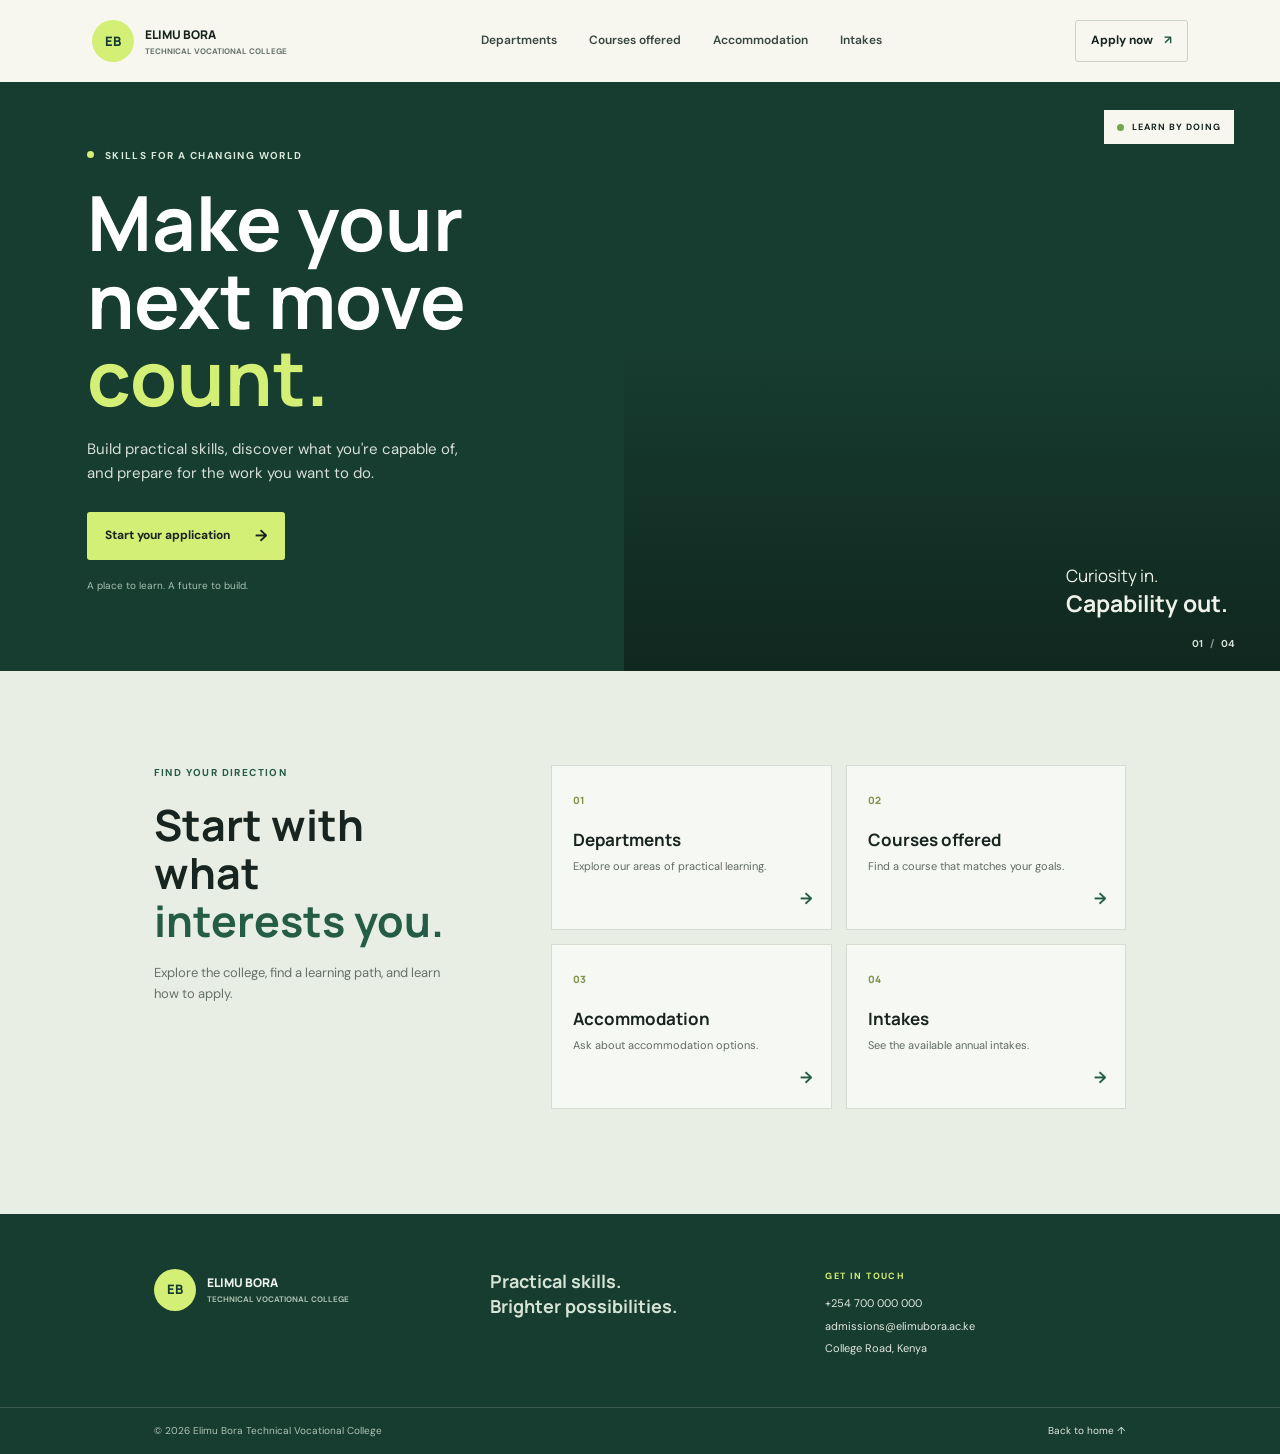
<file: INDEX.HTML>
<!DOCTYPE html>
<html lang="en">
<head>
    <meta charset="UTF-8">
    <meta name="viewport" content="width=device-width, initial-scale=1.0">
    <meta name="description" content="Train for a practical, rewarding career at Elimu Bora Technical Vocational College.">
    <title>Elimu Bora Technical Vocational College | Learn by doing</title>
    <link rel="preconnect" href="https://fonts.googleapis.com">
    <link rel="preconnect" href="https://fonts.gstatic.com" crossorigin>
    <link href="https://fonts.googleapis.com/css2?family=DM+Sans:wght@400;500;600;700&family=Manrope:wght@500;600;700;800&display=swap" rel="stylesheet">
    <link rel="stylesheet" href="styles.css">
</head>
<body>
    <!--header tag containing all the page links-->
    <header class="site-header">
        <a class="brand" href="INDEX.HTML" aria-label="Elimu Bora College home">
            <span class="brand-mark" aria-hidden="true">EB</span>
            <span class="brand-name">ELIMU BORA<span>TECHNICAL VOCATIONAL COLLEGE</span></span>
        </a>
        <nav class="main-nav" aria-label="Main navigation">
            <a href="departments.html">Departments</a>
            <a href="courses.html">Courses offered</a>
            <a href="accommodation.html">Accommodation</a>
            <a href="intakes.html">Intakes</a>
        </nav>
        <a class="header-cta" href="apply.html">Apply now <span aria-hidden="true">↗</span></a>
    </header>

    <main id="home">
        <!--Section tag to divide elements-->
        <section class="hero">
            <div class="hero-copy">
                <p class="eyebrow"><span></span> SKILLS FOR A CHANGING WORLD</p>
                <h1>Make your<br>next move <em>count.</em></h1>
                <p class="hero-intro">Build practical skills, discover what you're capable of, and prepare for the work you want to do.</p>
                <a class="button button-light" href="apply.html">Start your application <span aria-hidden="true">→</span></a>
                <p class="hero-note">A place to learn. A future to build.</p>
            </div>
            <div class="hero-image" role="img" aria-label="Technical students learning together in a workshop">
                <div class="image-label"><span class="label-dot"></span> LEARN BY DOING</div>
                <div class="image-caption">Curiosity in.<br><strong>Capability out.</strong></div>
            </div>
            <div class="hero-index" aria-hidden="true">01 <span>/</span> 04</div>
        </section>

        <section class="home-links">
            <div class="info-heading">
                <p class="eyebrow eyebrow-dark">FIND YOUR DIRECTION</p>
                <h2>Start with what<br><em>interests you.</em></h2>
                <p>Explore the college, find a learning path, and learn how to apply.</p>
            </div>
            <div class="home-link-grid">
                <a class="home-link-card" href="departments.html"><span>01</span><h3>Departments</h3><p>Explore our areas of practical learning.</p><b aria-hidden="true">→</b></a>
                <a class="home-link-card" href="courses.html"><span>02</span><h3>Courses offered</h3><p>Find a course that matches your goals.</p><b aria-hidden="true">→</b></a>
                <a class="home-link-card" href="accommodation.html"><span>03</span><h3>Accommodation</h3><p>Ask about accommodation options.</p><b aria-hidden="true">→</b></a>
                <a class="home-link-card" href="intakes.html"><span>04</span><h3>Intakes</h3><p>See the available annual intakes.</p><b aria-hidden="true">→</b></a>
            </div>
        </section>
    </main>

    <footer class="site-footer">
        <div class="footer-main">
            <a class="brand footer-brand" href="INDEX.HTML">
                <span class="brand-mark" aria-hidden="true">EB</span>
                <span class="brand-name">ELIMU BORA<span>TECHNICAL VOCATIONAL COLLEGE</span></span>
            </a>
            <p class="footer-motto">Practical skills.<br>Brighter possibilities.</p>
            <div class="footer-contact"><p class="eyebrow">GET IN TOUCH</p><a href="tel:+254700000000">+254 700 000 000</a><a href="mailto:admissions@elimubora.ac.ke">admissions@elimubora.ac.ke</a><p>College Road, Kenya</p></div>
        </div>
        <div class="footer-bottom"><span>© 2026 Elimu Bora Technical Vocational College</span><a href="INDEX.HTML">Back to home ↑</a></div>
    </footer>
</body>
</html>
</file>
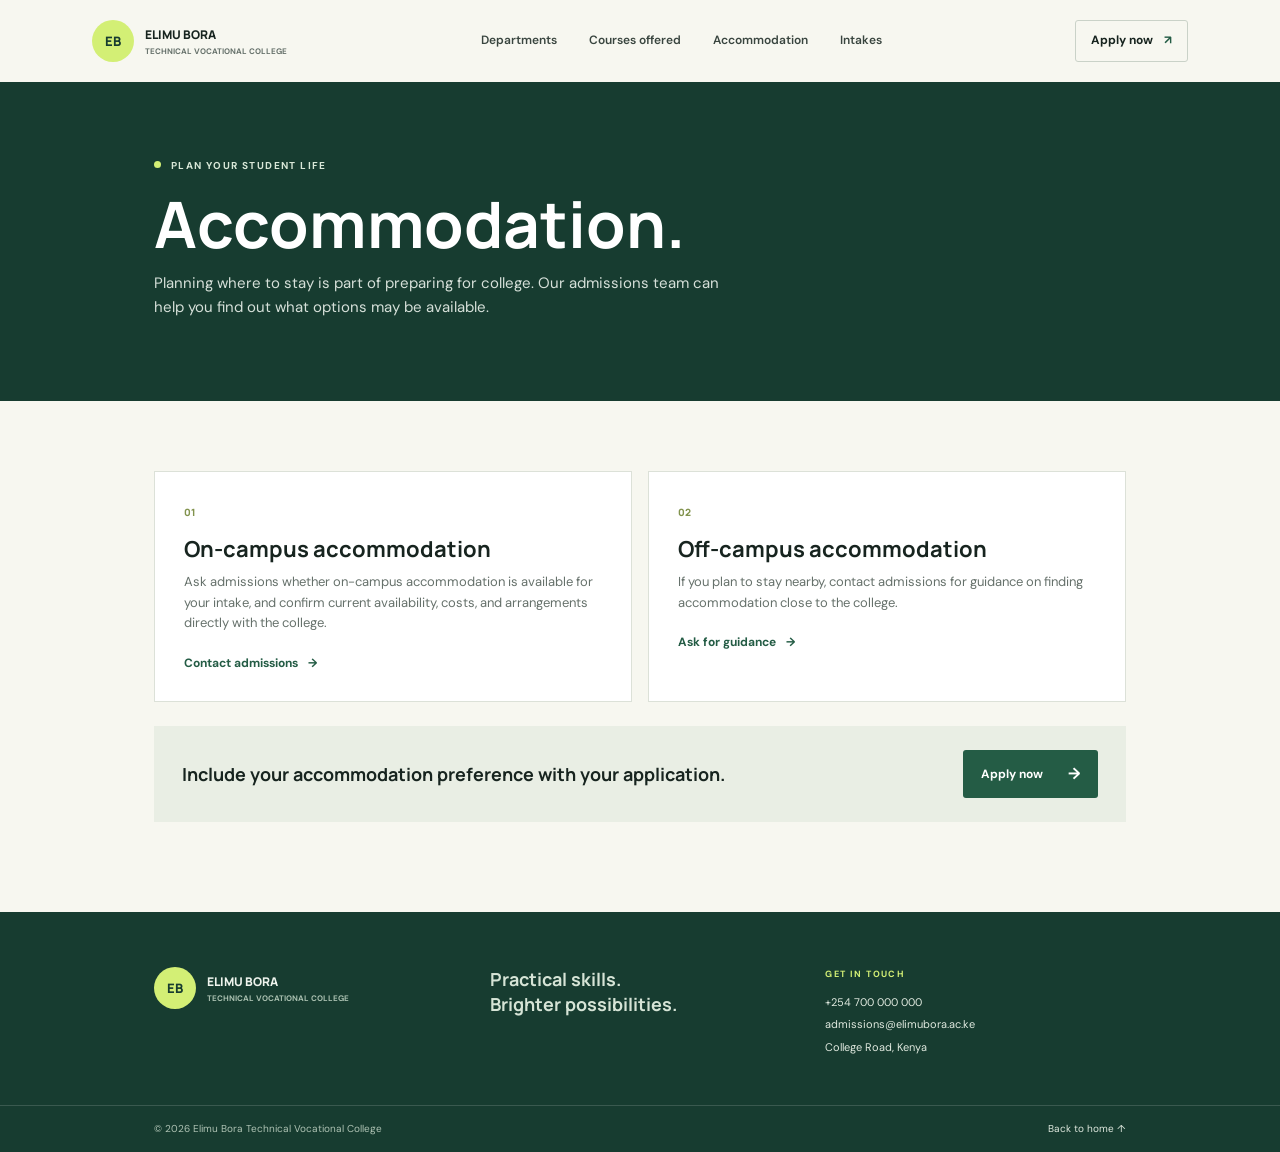
<file: accommodation.html>
<!DOCTYPE html>
<html lang="en">
<head>
    <meta charset="UTF-8">
    <meta name="viewport" content="width=device-width, initial-scale=1.0">
    <meta name="description" content="Find out about accommodation options for students at Elimu Bora Technical Vocational College.">
    <title>Accommodation | Elimu Bora Technical Vocational College</title>
    <link rel="preconnect" href="https://fonts.googleapis.com">
    <link rel="preconnect" href="https://fonts.gstatic.com" crossorigin>
    <link href="https://fonts.googleapis.com/css2?family=DM+Sans:wght@400;500;600;700&family=Manrope:wght@500;600;700;800&display=swap" rel="stylesheet">
    <link rel="stylesheet" href="styles.css">
</head>
<body>
    <header class="site-header">
        <a class="brand" href="INDEX.HTML" aria-label="Elimu Bora College home"><span class="brand-mark" aria-hidden="true">EB</span><span class="brand-name">ELIMU BORA<span>TECHNICAL VOCATIONAL COLLEGE</span></span></a>
        <nav class="main-nav" aria-label="Main navigation">
            <a href="departments.html">Departments</a><a href="courses.html">Courses offered</a><a href="accommodation.html" aria-current="page">Accommodation</a><a href="intakes.html">Intakes</a>
        </nav>
        <a class="header-cta" href="apply.html">Apply now <span aria-hidden="true">↗</span></a>
    </header>
    <main>
        <section class="page-heading"><p class="eyebrow"><span></span> PLAN YOUR STUDENT LIFE</p><h1>Accommodation.</h1><p>Planning where to stay is part of preparing for college. Our admissions team can help you find out what options may be available.</p></section>
        <section class="page-content accommodation-content">
            <article class="content-card accommodation-card"><span class="row-number">01</span><h2>On-campus accommodation</h2><p>Ask admissions whether on-campus accommodation is available for your intake, and confirm current availability, costs, and arrangements directly with the college.</p><a href="mailto:admissions@elimubora.ac.ke">Contact admissions <span aria-hidden="true">→</span></a></article>
            <article class="content-card accommodation-card"><span class="row-number">02</span><h2>Off-campus accommodation</h2><p>If you plan to stay nearby, contact admissions for guidance on finding accommodation close to the college.</p><a href="mailto:admissions@elimubora.ac.ke">Ask for guidance <span aria-hidden="true">→</span></a></article>
            <div class="page-callout"><p>Include your accommodation preference with your application.</p><a class="button button-submit" href="apply.html">Apply now <span aria-hidden="true">→</span></a></div>
        </section>
    </main>
    <footer class="site-footer"><div class="footer-main"><a class="brand footer-brand" href="INDEX.HTML"><span class="brand-mark" aria-hidden="true">EB</span><span class="brand-name">ELIMU BORA<span>TECHNICAL VOCATIONAL COLLEGE</span></span></a><p class="footer-motto">Practical skills.<br>Brighter possibilities.</p><div class="footer-contact"><p class="eyebrow">GET IN TOUCH</p><a href="tel:+254700000000">+254 700 000 000</a><a href="mailto:admissions@elimubora.ac.ke">admissions@elimubora.ac.ke</a><p>College Road, Kenya</p></div></div><div class="footer-bottom"><span>© 2026 Elimu Bora Technical Vocational College</span><a href="INDEX.HTML">Back to home ↑</a></div></footer>
</body>
</html>
</file>
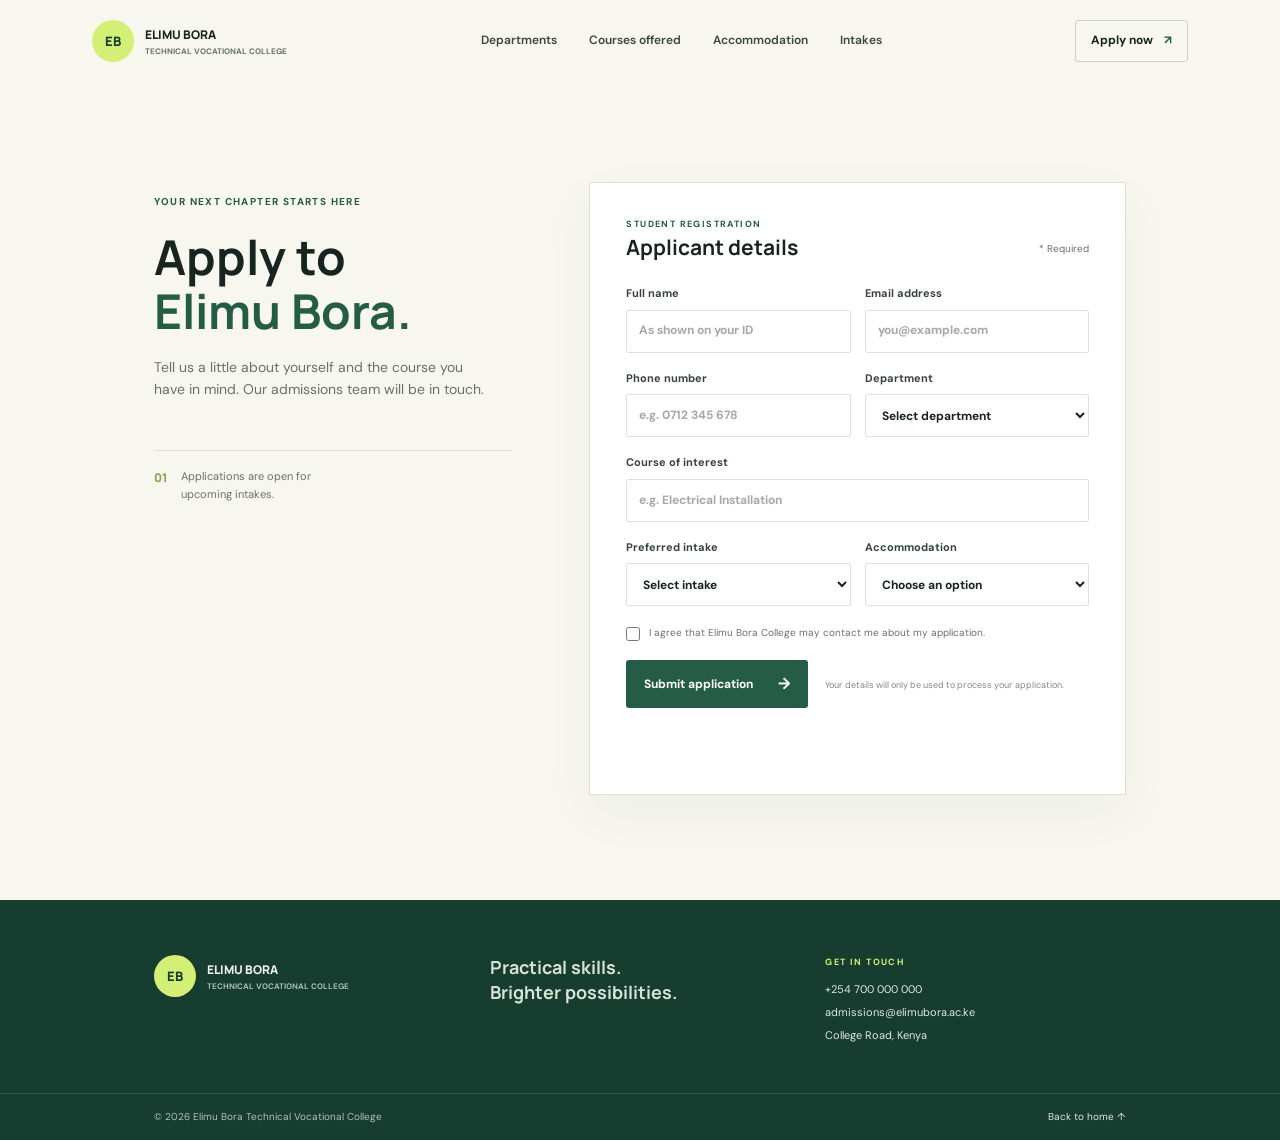
<file: apply.html>
<!DOCTYPE html>
<html lang="en">
<head>
    <meta charset="UTF-8">
    <meta name="viewport" content="width=device-width, initial-scale=1.0">
    <meta name="description" content="Apply to Elimu Bora Technical Vocational College.">
    <title>Apply | Elimu Bora Technical Vocational College</title>
    <link rel="preconnect" href="https://fonts.googleapis.com">
    <link rel="preconnect" href="https://fonts.gstatic.com" crossorigin>
    <link href="https://fonts.googleapis.com/css2?family=DM+Sans:wght@400;500;600;700&family=Manrope:wght@500;600;700;800&display=swap" rel="stylesheet">
    <link rel="stylesheet" href="styles.css">
</head>
<body>
    <header class="site-header">
        <a class="brand" href="INDEX.HTML" aria-label="Elimu Bora College home"><span class="brand-mark" aria-hidden="true">EB</span><span class="brand-name">ELIMU BORA<span>TECHNICAL VOCATIONAL COLLEGE</span></span></a>
        <nav class="main-nav" aria-label="Main navigation">
            <a href="departments.html">Departments</a><a href="courses.html">Courses offered</a><a href="accommodation.html">Accommodation</a><a href="intakes.html">Intakes</a>
        </nav>
        <a class="header-cta" href="apply.html" aria-current="page">Apply now <span aria-hidden="true">↗</span></a>
    </header>
    <main>
        <section class="application-section application-page">
            <div class="section-intro">
                <p class="eyebrow eyebrow-dark">YOUR NEXT CHAPTER STARTS HERE</p>
                <h1>Apply to<br><em>Elimu Bora.</em></h1>
                <p>Tell us a little about yourself and the course you have in mind. Our admissions team will be in touch.</p>
                <div class="application-aside"><span>01</span><p>Applications are open for upcoming intakes.</p></div>
            </div>
            <form class="registration-form" action="http://localhost/Institution%20website/register.php" method="post">
                <div class="form-heading">
                    <div><p class="eyebrow eyebrow-dark">STUDENT REGISTRATION</p><h2>Applicant details</h2></div>
                    <span class="required-note">* Required</span>
                </div>
                <div class="form-grid">
                    <label>Full name <span>*</span><input type="text" name="full_name" autocomplete="name" placeholder="As shown on your ID" maxlength="120" required></label>
                    <label>Email address <span>*</span><input type="email" name="email" autocomplete="email" placeholder="you@example.com" maxlength="190" required></label>
                    <label>Phone number <span>*</span><input type="tel" name="phone" autocomplete="tel" placeholder="e.g. 0712 345 678" maxlength="30" required></label>
                    <label>Department <span>*</span>
                        <select name="department" required>
                            <option value="" disabled selected>Select department</option>
                            <option>Engineering &amp; Technology</option>
                            <option>Business &amp; Entrepreneurship</option>
                            <option>Hospitality &amp; Tourism</option>
                            <option>Building &amp; Construction</option>
                        </select>
                    </label>
                    <label class="field-wide">Course of interest <span>*</span><input type="text" name="course" placeholder="e.g. Electrical Installation" maxlength="150" required></label>
                    <label>Preferred intake <span>*</span>
                        <select name="intake" required>
                            <option value="" disabled selected>Select intake</option>
                            <option>January</option>
                            <option>May</option>
                            <option>September</option>
                        </select>
                    </label>
                    <label>Accommodation <span>*</span>
                        <select name="accommodation" required>
                            <option value="" disabled selected>Choose an option</option>
                            <option>On-campus accommodation</option>
                            <option>Off-campus accommodation</option>
                            <option>Not required</option>
                        </select>
                    </label>
                </div>
                <label class="consent"><input type="checkbox" name="contact_consent" value="1" required><span>I agree that Elimu Bora College may contact me about my application.</span></label>
                <button class="button button-submit" type="submit">Submit application <span aria-hidden="true">→</span></button>
                <p class="privacy-note">Your details will only be used to process your application.</p>
            </form>
        </section>
    </main>
    <footer class="site-footer"><div class="footer-main"><a class="brand footer-brand" href="INDEX.HTML"><span class="brand-mark" aria-hidden="true">EB</span><span class="brand-name">ELIMU BORA<span>TECHNICAL VOCATIONAL COLLEGE</span></span></a><p class="footer-motto">Practical skills.<br>Brighter possibilities.</p><div class="footer-contact"><p class="eyebrow">GET IN TOUCH</p><a href="tel:+254700000000">+254 700 000 000</a><a href="mailto:admissions@elimubora.ac.ke">admissions@elimubora.ac.ke</a><p>College Road, Kenya</p></div></div><div class="footer-bottom"><span>© 2026 Elimu Bora Technical Vocational College</span><a href="INDEX.HTML">Back to home ↑</a></div></footer>
</body>
</html>
</file>
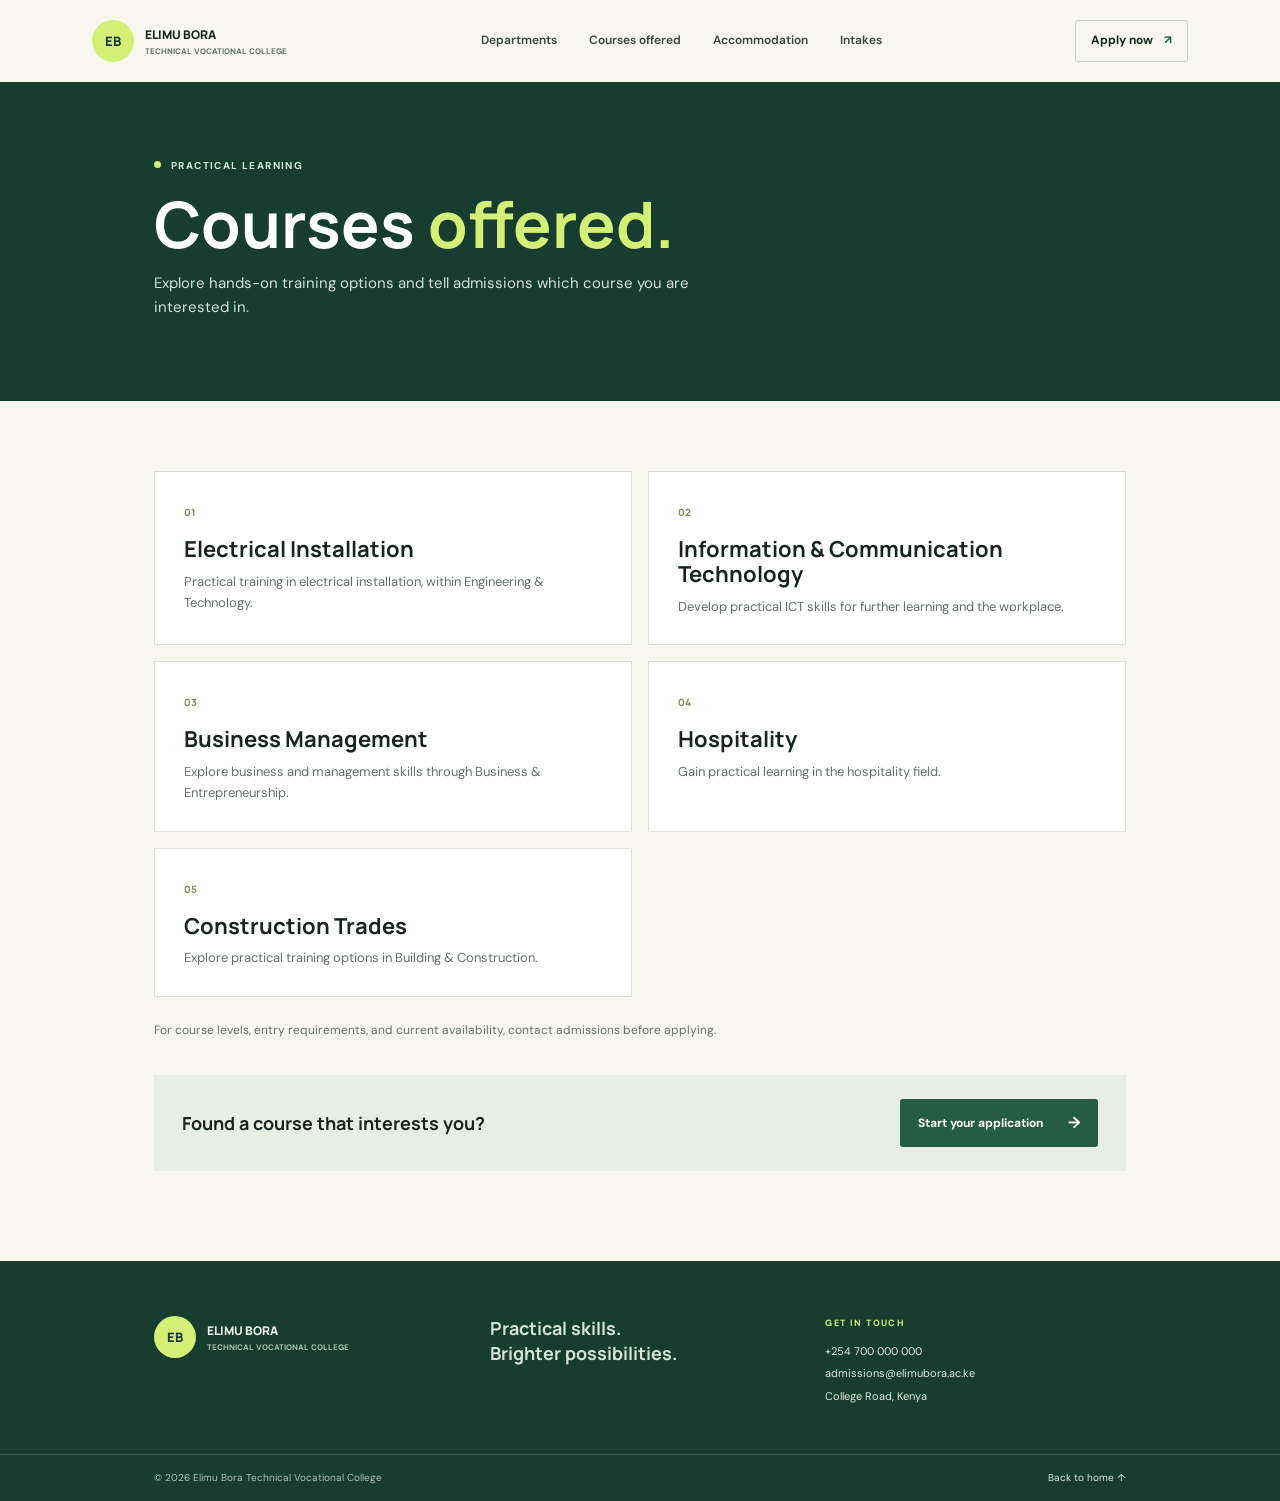
<file: courses.html>
<!DOCTYPE html>
<html lang="en">
<head>
    <meta charset="UTF-8">
    <meta name="viewport" content="width=device-width, initial-scale=1.0">
    <meta name="description" content="Discover courses offered at Elimu Bora Technical Vocational College.">
    <title>Courses offered | Elimu Bora Technical Vocational College</title>
    <link rel="preconnect" href="https://fonts.googleapis.com">
    <link rel="preconnect" href="https://fonts.gstatic.com" crossorigin>
    <link href="https://fonts.googleapis.com/css2?family=DM+Sans:wght@400;500;600;700&family=Manrope:wght@500;600;700;800&display=swap" rel="stylesheet">
    <link rel="stylesheet" href="styles.css">
</head>
<body>
    <header class="site-header">
        <a class="brand" href="INDEX.HTML" aria-label="Elimu Bora College home"><span class="brand-mark" aria-hidden="true">EB</span><span class="brand-name">ELIMU BORA<span>TECHNICAL VOCATIONAL COLLEGE</span></span></a>
        <nav class="main-nav" aria-label="Main navigation">
            <a href="departments.html">Departments</a><a href="courses.html" aria-current="page">Courses offered</a><a href="accommodation.html">Accommodation</a><a href="intakes.html">Intakes</a>
        </nav>
        <a class="header-cta" href="apply.html">Apply now <span aria-hidden="true">↗</span></a>
    </header>
    <main>
        <section class="page-heading"><p class="eyebrow"><span></span> PRACTICAL LEARNING</p><h1>Courses <em>offered.</em></h1><p>Explore hands-on training options and tell admissions which course you are interested in.</p></section>
        <section class="page-content">
            <div class="content-card-grid">
                <article class="content-card"><span class="row-number">01</span><h2>Electrical Installation</h2><p>Practical training in electrical installation, within Engineering &amp; Technology.</p></article>
                <article class="content-card"><span class="row-number">02</span><h2>Information &amp; Communication Technology</h2><p>Develop practical ICT skills for further learning and the workplace.</p></article>
                <article class="content-card"><span class="row-number">03</span><h2>Business Management</h2><p>Explore business and management skills through Business &amp; Entrepreneurship.</p></article>
                <article class="content-card"><span class="row-number">04</span><h2>Hospitality</h2><p>Gain practical learning in the hospitality field.</p></article>
                <article class="content-card"><span class="row-number">05</span><h2>Construction Trades</h2><p>Explore practical training options in Building &amp; Construction.</p></article>
            </div>
            <p class="page-note">For course levels, entry requirements, and current availability, contact admissions before applying.</p>
            <div class="page-callout"><p>Found a course that interests you?</p><a class="button button-submit" href="apply.html">Start your application <span aria-hidden="true">→</span></a></div>
        </section>
    </main>
    <footer class="site-footer"><div class="footer-main"><a class="brand footer-brand" href="INDEX.HTML"><span class="brand-mark" aria-hidden="true">EB</span><span class="brand-name">ELIMU BORA<span>TECHNICAL VOCATIONAL COLLEGE</span></span></a><p class="footer-motto">Practical skills.<br>Brighter possibilities.</p><div class="footer-contact"><p class="eyebrow">GET IN TOUCH</p><a href="tel:+254700000000">+254 700 000 000</a><a href="mailto:admissions@elimubora.ac.ke">admissions@elimubora.ac.ke</a><p>College Road, Kenya</p></div></div><div class="footer-bottom"><span>© 2026 Elimu Bora Technical Vocational College</span><a href="INDEX.HTML">Back to home ↑</a></div></footer>
</body>
</html>
</file>
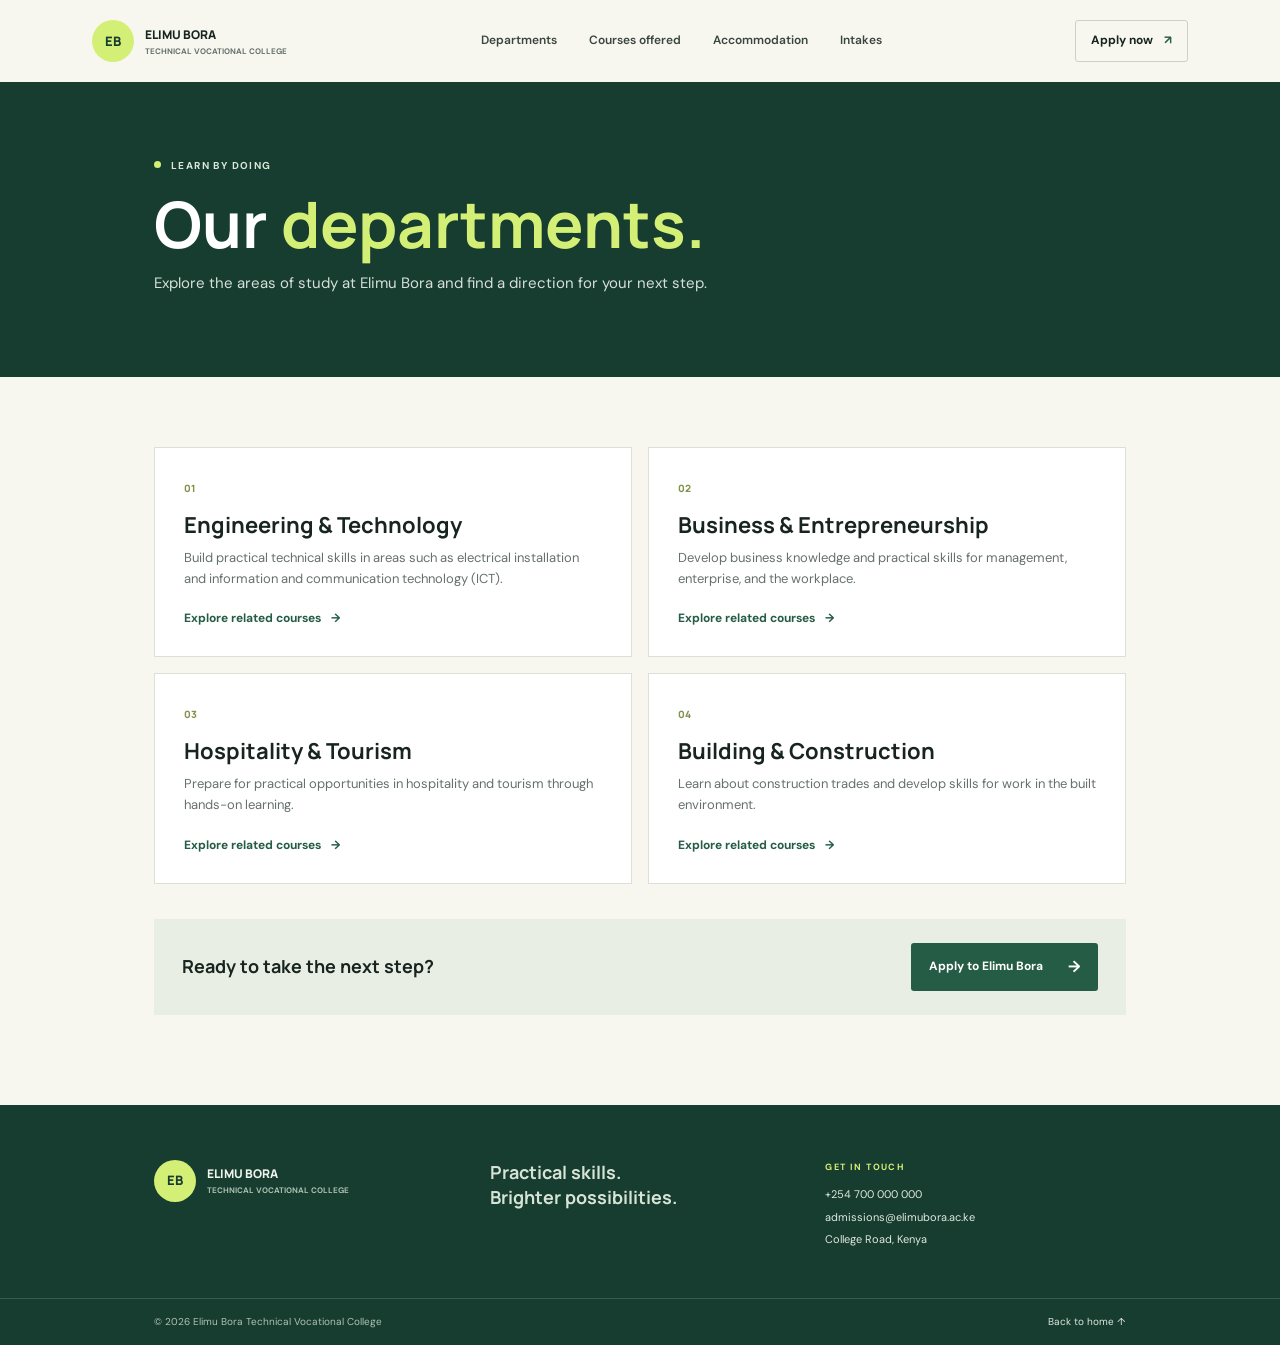
<file: departments.html>
<!DOCTYPE html>
<html lang="en">
<head>
    <meta charset="UTF-8">
    <meta name="viewport" content="width=device-width, initial-scale=1.0">
    <meta name="description" content="Explore the departments at Elimu Bora Technical Vocational College.">
    <title>Departments | Elimu Bora Technical Vocational College</title>
    <link rel="preconnect" href="https://fonts.googleapis.com">
    <link rel="preconnect" href="https://fonts.gstatic.com" crossorigin>
    <link href="https://fonts.googleapis.com/css2?family=DM+Sans:wght@400;500;600;700&family=Manrope:wght@500;600;700;800&display=swap" rel="stylesheet">
    <link rel="stylesheet" href="styles.css">
</head>
<body>
    <header class="site-header">
        <a class="brand" href="INDEX.HTML" aria-label="Elimu Bora College home"><span class="brand-mark" aria-hidden="true">EB</span><span class="brand-name">ELIMU BORA<span>TECHNICAL VOCATIONAL COLLEGE</span></span></a>
        <nav class="main-nav" aria-label="Main navigation">
            <a href="departments.html" aria-current="page">Departments</a><a href="courses.html">Courses offered</a><a href="accommodation.html">Accommodation</a><a href="intakes.html">Intakes</a>
        </nav>
        <a class="header-cta" href="apply.html">Apply now <span aria-hidden="true">↗</span></a>
    </header>
    <main>
        <section class="page-heading"><p class="eyebrow"><span></span> LEARN BY DOING</p><h1>Our <em>departments.</em></h1><p>Explore the areas of study at Elimu Bora and find a direction for your next step.</p></section>
        <section class="page-content">
            <div class="content-card-grid">
                <article class="content-card"><span class="row-number">01</span><h2>Engineering &amp; Technology</h2><p>Build practical technical skills in areas such as electrical installation and information and communication technology (ICT).</p><a href="courses.html">Explore related courses <span aria-hidden="true">→</span></a></article>
                <article class="content-card"><span class="row-number">02</span><h2>Business &amp; Entrepreneurship</h2><p>Develop business knowledge and practical skills for management, enterprise, and the workplace.</p><a href="courses.html">Explore related courses <span aria-hidden="true">→</span></a></article>
                <article class="content-card"><span class="row-number">03</span><h2>Hospitality &amp; Tourism</h2><p>Prepare for practical opportunities in hospitality and tourism through hands-on learning.</p><a href="courses.html">Explore related courses <span aria-hidden="true">→</span></a></article>
                <article class="content-card"><span class="row-number">04</span><h2>Building &amp; Construction</h2><p>Learn about construction trades and develop skills for work in the built environment.</p><a href="courses.html">Explore related courses <span aria-hidden="true">→</span></a></article>
            </div>
            <div class="page-callout"><p>Ready to take the next step?</p><a class="button button-submit" href="apply.html">Apply to Elimu Bora <span aria-hidden="true">→</span></a></div>
        </section>
    </main>
    <footer class="site-footer"><div class="footer-main"><a class="brand footer-brand" href="INDEX.HTML"><span class="brand-mark" aria-hidden="true">EB</span><span class="brand-name">ELIMU BORA<span>TECHNICAL VOCATIONAL COLLEGE</span></span></a><p class="footer-motto">Practical skills.<br>Brighter possibilities.</p><div class="footer-contact"><p class="eyebrow">GET IN TOUCH</p><a href="tel:+254700000000">+254 700 000 000</a><a href="mailto:admissions@elimubora.ac.ke">admissions@elimubora.ac.ke</a><p>College Road, Kenya</p></div></div><div class="footer-bottom"><span>© 2026 Elimu Bora Technical Vocational College</span><a href="INDEX.HTML">Back to home ↑</a></div></footer>
</body>
</html>
</file>
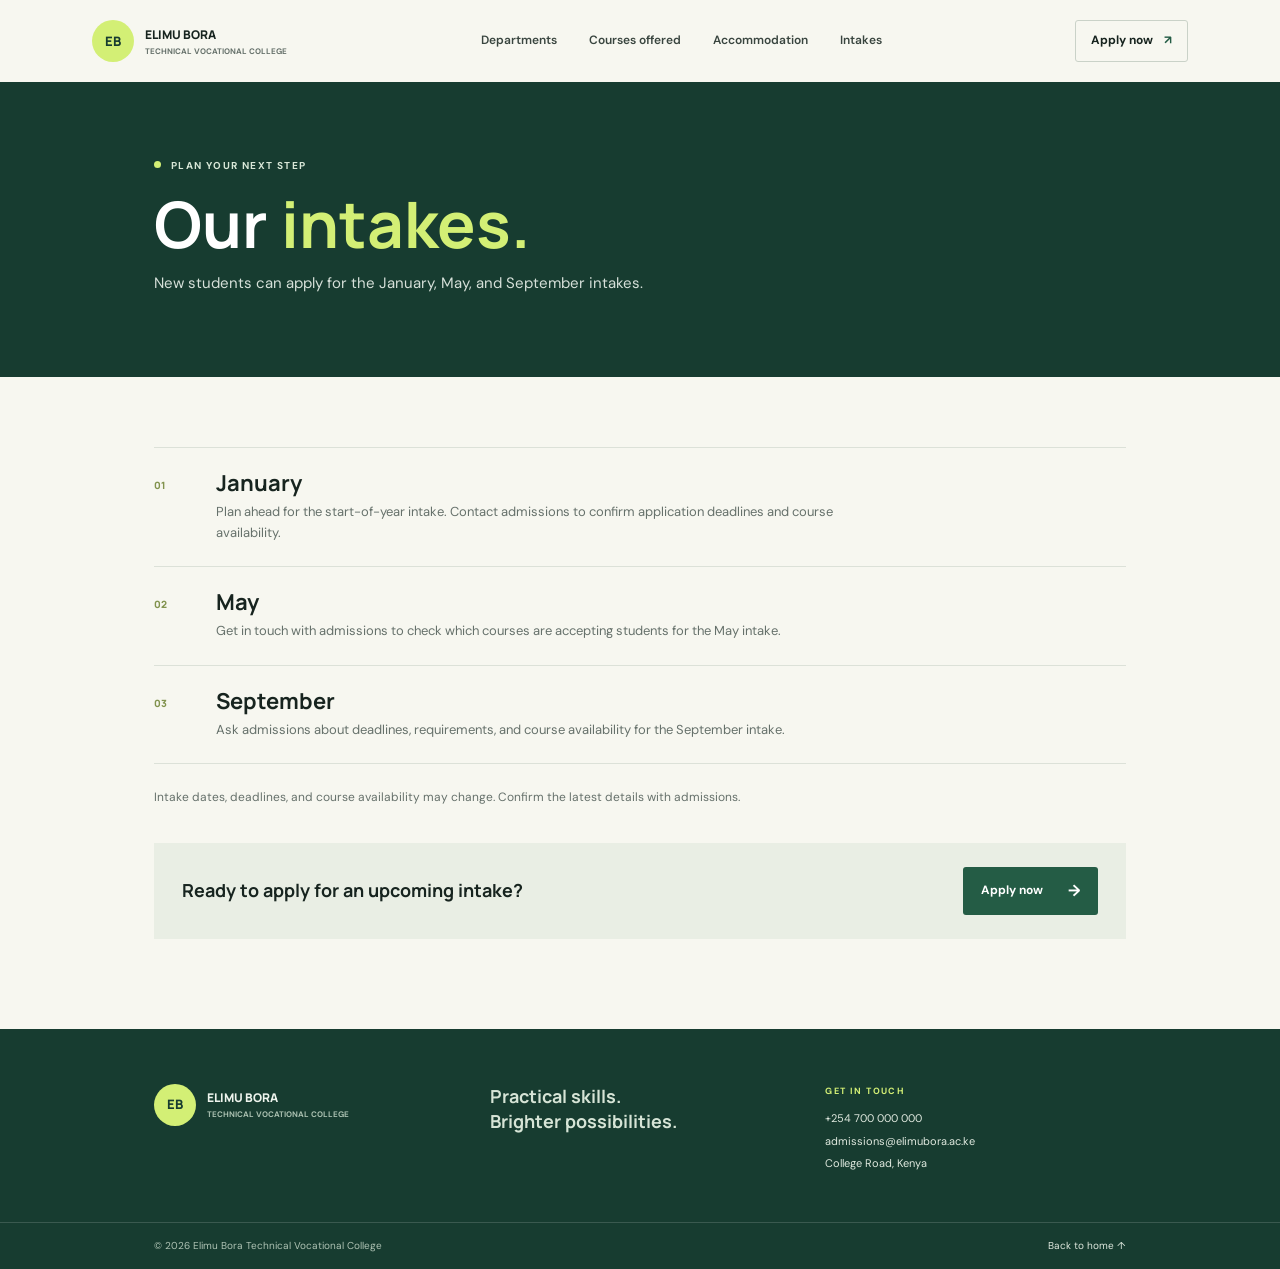
<file: intakes.html>
<!DOCTYPE html>
<html lang="en">
<head>
    <meta charset="UTF-8">
    <meta name="viewport" content="width=device-width, initial-scale=1.0">
    <meta name="description" content="Learn about January, May, and September intakes at Elimu Bora Technical Vocational College.">
    <title>Intakes | Elimu Bora Technical Vocational College</title>
    <link rel="preconnect" href="https://fonts.googleapis.com">
    <link rel="preconnect" href="https://fonts.gstatic.com" crossorigin>
    <link href="https://fonts.googleapis.com/css2?family=DM+Sans:wght@400;500;600;700&family=Manrope:wght@500;600;700;800&display=swap" rel="stylesheet">
    <link rel="stylesheet" href="styles.css">
</head>
<body>
    <header class="site-header">
        <a class="brand" href="INDEX.HTML" aria-label="Elimu Bora College home"><span class="brand-mark" aria-hidden="true">EB</span><span class="brand-name">ELIMU BORA<span>TECHNICAL VOCATIONAL COLLEGE</span></span></a>
        <nav class="main-nav" aria-label="Main navigation">
            <a href="departments.html">Departments</a><a href="courses.html">Courses offered</a><a href="accommodation.html">Accommodation</a><a href="intakes.html" aria-current="page">Intakes</a>
        </nav>
        <a class="header-cta" href="apply.html">Apply now <span aria-hidden="true">↗</span></a>
    </header>
    <main>
        <section class="page-heading"><p class="eyebrow"><span></span> PLAN YOUR NEXT STEP</p><h1>Our <em>intakes.</em></h1><p>New students can apply for the January, May, and September intakes.</p></section>
        <section class="page-content">
            <div class="intake-list">
                <article class="intake-item"><span class="row-number">01</span><div><h2>January</h2><p>Plan ahead for the start-of-year intake. Contact admissions to confirm application deadlines and course availability.</p></div></article>
                <article class="intake-item"><span class="row-number">02</span><div><h2>May</h2><p>Get in touch with admissions to check which courses are accepting students for the May intake.</p></div></article>
                <article class="intake-item"><span class="row-number">03</span><div><h2>September</h2><p>Ask admissions about deadlines, requirements, and course availability for the September intake.</p></div></article>
            </div>
            <p class="page-note">Intake dates, deadlines, and course availability may change. Confirm the latest details with admissions.</p>
            <div class="page-callout"><p>Ready to apply for an upcoming intake?</p><a class="button button-submit" href="apply.html">Apply now <span aria-hidden="true">→</span></a></div>
        </section>
    </main>
    <footer class="site-footer"><div class="footer-main"><a class="brand footer-brand" href="INDEX.HTML"><span class="brand-mark" aria-hidden="true">EB</span><span class="brand-name">ELIMU BORA<span>TECHNICAL VOCATIONAL COLLEGE</span></span></a><p class="footer-motto">Practical skills.<br>Brighter possibilities.</p><div class="footer-contact"><p class="eyebrow">GET IN TOUCH</p><a href="tel:+254700000000">+254 700 000 000</a><a href="mailto:admissions@elimubora.ac.ke">admissions@elimubora.ac.ke</a><p>College Road, Kenya</p></div></div><div class="footer-bottom"><span>© 2026 Elimu Bora Technical Vocational College</span><a href="INDEX.HTML">Back to home ↑</a></div></footer>
</body>
</html>
</file>
<file: styles.css>
:root {
    --ink: #17241f;
    --green: #245c45;
    --green-deep: #173c30;
    --lime: #d3ef75;
    --paper: #f7f7f0;
    --white: #fff;
    --muted: #66716b;
    --line: #dce1d8;
    --font-body: "DM Sans", sans-serif;
    --font-display: "Manrope", sans-serif;
}

* { box-sizing: border-box; }
html { scroll-behavior: smooth; }
body { margin: 0; color: var(--ink); background: var(--paper); font-family: var(--font-body); font-size: 15px; line-height: 1.6; }
a { color: inherit; text-decoration: none; }
button, input, select { font: inherit; }

.site-header { min-height: 82px; padding: 0 7.2%; display: flex; align-items: center; justify-content: space-between; gap: 30px; background: var(--paper); }
.brand { display: inline-flex; align-items: center; gap: 11px; flex-shrink: 0; }
.brand-mark { width: 42px; height: 42px; display: grid; place-items: center; color: var(--green-deep); background: var(--lime); border-radius: 50%; font-family: var(--font-display); font-size: 13px; font-weight: 800; }
.brand-name { font-family: var(--font-display); font-size: 12px; font-weight: 800; line-height: 1.25; letter-spacing: 0; }
.brand-name span { display: block; margin-top: 4px; color: var(--muted); font-family: var(--font-body); font-size: 8px; font-weight: 700; }
.main-nav { display: flex; align-items: center; justify-content: center; gap: clamp(16px, 2.5vw, 36px); }
.main-nav a { color: #39453f; font-size: 12px; font-weight: 600; transition: color .2s ease; }
.main-nav a:hover, .footer-bottom a:hover { color: var(--green); }
.header-cta { padding: 10px 15px; border: 1px solid #cad2c8; border-radius: 3px; font-size: 12px; font-weight: 700; white-space: nowrap; }
.header-cta span { padding-left: 8px; color: var(--green); }

.hero { position: relative; min-height: 525px; display: grid; grid-template-columns: 1fr 1.05fr; overflow: hidden; color: var(--white); background: var(--green-deep); }
.hero-copy { position: relative; z-index: 1; align-self: center; max-width: 650px; padding: 66px 8% 77px 14%; }
.eyebrow { margin: 0 0 20px; color: #d9e8d8; font-size: 10px; font-weight: 700; letter-spacing: 1.4px; }
.eyebrow > span { display: inline-block; width: 7px; height: 7px; margin-right: 7px; border-radius: 50%; background: var(--lime); vertical-align: 1px; }
h1, h2, h3, p { margin-top: 0; }
h1, h2, h3 { font-family: var(--font-display); }
h1 { margin-bottom: 20px; font-size: clamp(48px, 6vw, 76px); line-height: 1.02; letter-spacing: 0; }
h1 em, h2 em { color: var(--lime); font-style: normal; }
.hero-intro { max-width: 390px; margin-bottom: 27px; color: #d6e0d9; font-size: 15px; }
.button { min-height: 48px; display: inline-flex; align-items: center; justify-content: center; gap: 25px; padding: 0 18px; border: 0; border-radius: 3px; font-size: 12px; font-weight: 700; cursor: pointer; transition: transform .2s ease, background .2s ease; }
.button:hover { transform: translateY(-2px); }
.button-light { color: var(--ink); background: var(--lime); }
.button-light span { font-size: 16px; }
.hero-note { margin: 18px 0 0; color: #a9c1b2; font-size: 10px; }
.hero-image { position: relative; min-height: 525px; background: linear-gradient(90deg, rgba(23,60,48,.12), rgba(23,60,48,0) 35%), url("https://images.unsplash.com/photo-1581091226825-a6a2a5aee158?auto=format&fit=crop&w=1400&q=85") center 42% / cover no-repeat; }
.hero-image::after { position: absolute; inset: 45% 0 0; background: linear-gradient(0deg, rgba(14,32,25,.75), transparent); content: ""; }
.image-label { position: absolute; z-index: 1; top: 28px; right: 7%; display: flex; align-items: center; gap: 8px; padding: 10px 13px; color: var(--ink); background: var(--paper); font-size: 9px; font-weight: 700; letter-spacing: 1px; }
.label-dot { width: 7px; height: 7px; border-radius: 50%; background: #71a64d; }
.image-caption { position: absolute; z-index: 1; right: 8%; bottom: 52px; color: #eff2e9; font-family: var(--font-display); font-size: 17px; line-height: 1.35; }
.image-caption strong { font-size: 23px; }
.hero-index { position: absolute; right: 3.5%; bottom: 19px; z-index: 2; color: #d3e2d7; font-size: 10px; font-weight: 700; }
.hero-index span { padding: 0 5px; color: #86a091; }

.application-section { display: grid; grid-template-columns: .8fr 1.2fr; gap: 8%; padding: 100px 12% 105px; background: var(--paper); }
.section-intro { padding-top: 12px; }
.eyebrow-dark { color: var(--green); }
h2 { margin-bottom: 18px; font-size: clamp(34px, 4vw, 48px); line-height: 1.12; }
h2 em { color: var(--green); }
.section-intro > p:not(.eyebrow) { max-width: 330px; color: var(--muted); font-size: 14px; }
.application-aside { display: flex; align-items: flex-start; gap: 14px; margin-top: 50px; padding-top: 17px; border-top: 1px solid var(--line); }
.application-aside span { color: #8ca34e; font-family: var(--font-display); font-size: 12px; font-weight: 800; }
.application-aside p { max-width: 180px; margin: 0; color: var(--muted); font-size: 11px; }
.registration-form { padding: 34px 36px 30px; border: 1px solid var(--line); background: var(--white); box-shadow: 0 18px 50px rgba(29, 49, 37, .045); }
.form-heading { display: flex; justify-content: space-between; align-items: flex-end; gap: 16px; margin-bottom: 25px; }
.form-heading .eyebrow { margin-bottom: 5px; font-size: 9px; }
.form-heading h3 { margin: 0; font-size: 21px; }
.required-note { padding-bottom: 3px; color: var(--muted); font-size: 10px; }
.required-note::first-letter { color: #a54b37; }
.form-grid { display: grid; grid-template-columns: 1fr 1fr; gap: 17px 14px; }
.form-grid label { display: flex; flex-direction: column; gap: 7px; color: #37433c; font-size: 11px; font-weight: 700; }
.form-grid label > span { display: none; }
.field-wide { grid-column: 1 / -1; }
.form-grid input, .form-grid select { width: 100%; min-height: 43px; padding: 0 12px; border: 1px solid #dce2dc; border-radius: 2px; outline: none; color: var(--ink); background: #fff; font-size: 12px; }
.form-grid input::placeholder { color: #a2aaa4; }
.form-grid input:focus, .form-grid select:focus { border-color: var(--green); box-shadow: 0 0 0 2px rgba(36, 92, 69, .1); }
.consent { display: flex; align-items: flex-start; gap: 9px; margin: 19px 0; color: var(--muted); font-size: 10px; }
.consent input { width: 14px; height: 14px; margin: 2px 0 0; accent-color: var(--green); }
.button-submit { color: var(--white); background: var(--green); }
.button-submit:hover { background: var(--green-deep); }
.button-submit span { font-size: 16px; }
.privacy-note { display: inline-block; margin: 0 0 0 13px; color: #808982; font-size: 9px; }

.info-section { display: grid; grid-template-columns: .7fr 1.3fr; gap: 9%; padding: 94px 12% 105px; background: #e9eee4; }
.info-heading h2 { font-size: clamp(33px, 3.6vw, 43px); }
.info-list { border-top: 1px solid #cbd4c8; }
.info-row { display: grid; grid-template-columns: 42px 1fr 28px; align-items: start; gap: 10px; padding: 20px 0; border-bottom: 1px solid #cbd4c8; scroll-margin-top: 20px; }
.row-number { padding-top: 6px; color: #82934e; font-family: var(--font-display); font-size: 10px; font-weight: 800; }
.info-row h3 { margin: 0 0 6px; font-size: 17px; }
.info-row p { max-width: 570px; margin: 0; color: #5f6b62; font-size: 12px; }
.row-symbol { padding-top: 4px; color: var(--green); font-size: 19px; text-align: right; }

.home-links { display: grid; grid-template-columns: .7fr 1.3fr; gap: 9%; padding: 94px 12% 105px; background: #e9eee4; }
.home-links .info-heading > p:not(.eyebrow) { max-width: 300px; color: var(--muted); font-size: 13px; }
.home-link-grid { display: grid; grid-template-columns: 1fr 1fr; gap: 14px; }
.home-link-card { position: relative; min-height: 165px; padding: 21px; border: 1px solid #d5ddd1; background: rgba(255,255,255,.62); transition: transform .2s ease, box-shadow .2s ease; }
.home-link-card:hover { transform: translateY(-3px); box-shadow: 0 12px 28px rgba(29,49,37,.08); }
.home-link-card > span { color: #82934e; font-family: var(--font-display); font-size: 10px; font-weight: 800; }
.home-link-card h3 { margin: 15px 0 5px; font-size: 17px; }
.home-link-card p { max-width: 210px; margin: 0; color: #5f6b62; font-size: 11px; }
.home-link-card b { position: absolute; right: 19px; bottom: 17px; color: var(--green); font-size: 16px; }
.page-heading { padding: 76px 12% 82px; color: var(--white); background: var(--green-deep); }
.page-heading .eyebrow { margin-bottom: 17px; }
.page-heading h1 { margin-bottom: 15px; font-size: clamp(42px, 5vw, 64px); }
.page-heading h1 em { color: var(--lime); font-style: normal; }
.page-heading > p:last-child { max-width: 580px; margin: 0; color: #d6e0d9; font-size: 15px; }
.page-content { padding: 70px 12% 90px; }
.content-card-grid { display: grid; grid-template-columns: repeat(2, minmax(0, 1fr)); gap: 16px; }
.content-card { padding: 27px 29px; border: 1px solid var(--line); background: var(--white); }
.content-card h2 { margin: 14px 0 10px; font-size: 22px; }
.content-card p { margin: 0; color: var(--muted); font-size: 13px; }
.content-card > a { display: inline-flex; gap: 10px; margin-top: 20px; color: var(--green); font-size: 12px; font-weight: 700; }
.content-card > a:hover { color: var(--green-deep); }
.page-callout { display: flex; align-items: center; justify-content: space-between; gap: 20px; margin-top: 35px; padding: 24px 28px; background: #e9eee4; }
.page-callout p { margin: 0; font-family: var(--font-display); font-size: 18px; font-weight: 700; }
.page-note { margin: 24px 0 0; color: var(--muted); font-size: 12px; }
.accommodation-content { display: grid; grid-template-columns: 1fr 1fr; gap: 16px; }
.accommodation-card { min-height: 230px; }
.accommodation-content .page-callout { grid-column: 1 / -1; margin-top: 8px; }
.intake-list { border-top: 1px solid var(--line); }
.intake-item { display: grid; grid-template-columns: 48px 1fr; gap: 14px; padding: 23px 0; border-bottom: 1px solid var(--line); }
.intake-item h2 { margin: 0 0 6px; font-size: 22px; }
.intake-item p { max-width: 650px; margin: 0; color: var(--muted); font-size: 13px; }
.application-page { min-height: calc(100vh - 82px); }
.application-page .section-intro h1 { margin: 0 0 18px; color: var(--ink); font-size: clamp(38px, 4vw, 48px); line-height: 1.12; }
.application-page .section-intro h1 em { color: var(--green); }
.application-page .form-heading h2 { margin: 0; font-size: 21px; }

.site-footer { color: #eef4ed; background: var(--green-deep); }
.footer-main { display: grid; grid-template-columns: 1fr 1fr 1fr; align-items: start; gap: 35px; padding: 55px 12% 49px; }
.footer-brand .brand-mark { color: var(--green-deep); }
.footer-brand .brand-name span { color: #aac0b0; }
.footer-motto { margin: 0; color: #d6e4d6; font-family: var(--font-display); font-size: 18px; font-weight: 700; line-height: 1.4; }
.footer-contact { display: flex; flex-direction: column; align-items: flex-start; gap: 5px; }
.footer-contact .eyebrow { margin-bottom: 7px; color: var(--lime); font-size: 9px; }
.footer-contact a, .footer-contact p:not(.eyebrow) { margin: 0; color: #e0e9df; font-size: 11px; }
.footer-bottom { display: flex; justify-content: space-between; gap: 20px; padding: 15px 12%; border-top: 1px solid rgba(255,255,255,.15); color: #afc3b4; font-size: 10px; }
.footer-bottom a { color: #e0e9df; }

@media (max-width: 900px) {
    .site-header { padding: 15px 5%; }
    .main-nav { gap: 14px; }
    .main-nav a { font-size: 11px; }
    .hero-copy { padding-left: 9%; }
    .application-section, .info-section, .home-links { padding-right: 7%; padding-left: 7%; gap: 5%; }
    .page-heading { padding-right: 7%; padding-left: 7%; }
    .page-content { padding-right: 7%; padding-left: 7%; }
    .registration-form { padding: 28px 24px; }
    .footer-main, .footer-bottom { padding-right: 7%; padding-left: 7%; }
}
@media (max-width: 680px) {
    .site-header { min-height: 73px; flex-wrap: wrap; gap: 11px; padding: 12px 5%; }
    .brand-mark { width: 38px; height: 38px; }
    .brand-name { font-size: 11px; }
    .header-cta { margin-left: auto; padding: 8px 10px; font-size: 11px; }
    .main-nav { order: 3; width: 100%; justify-content: space-between; gap: 10px; overflow-x: auto; padding: 4px 0 2px; }
    .main-nav a { flex-shrink: 0; font-size: 10px; }
    .hero { grid-template-columns: 1fr; }
    .hero-copy { padding: 53px 8% 46px; }
    h1 { font-size: 56px; }
    .hero-image { min-height: 300px; }
    .image-caption { bottom: 32px; }
    .application-section, .info-section, .home-links { grid-template-columns: 1fr; padding: 68px 6%; }
    .section-intro { padding: 0; }
    .section-intro h2 br { display: none; }
    .application-aside { margin: 25px 0 30px; }
    .registration-form { padding: 25px 19px; }
    .form-grid { grid-template-columns: 1fr; }
    .field-wide { grid-column: auto; }
    .privacy-note { display: block; margin: 12px 0 0; }
    .info-section { gap: 26px; }
    .home-links { gap: 18px; }
    .home-link-grid, .content-card-grid, .accommodation-content { grid-template-columns: 1fr; }
    .page-heading { padding: 55px 6% 60px; }
    .page-content { padding: 48px 6% 65px; }
    .content-card { padding: 23px; }
    .page-callout { align-items: flex-start; flex-direction: column; padding: 22px; }
    .accommodation-content .page-callout { grid-column: auto; }
    .application-page { min-height: auto; }
    .info-heading h2 br { display: none; }
    .footer-main { grid-template-columns: 1fr 1fr; padding: 40px 6%; }
    .footer-contact { grid-column: 1 / -1; }
    .footer-bottom { padding: 14px 6%; font-size: 9px; }
}
@media (prefers-reduced-motion: reduce) {
    *, *::before, *::after { scroll-behavior: auto !important; transition-duration: .01ms !important; }
}
</file>
